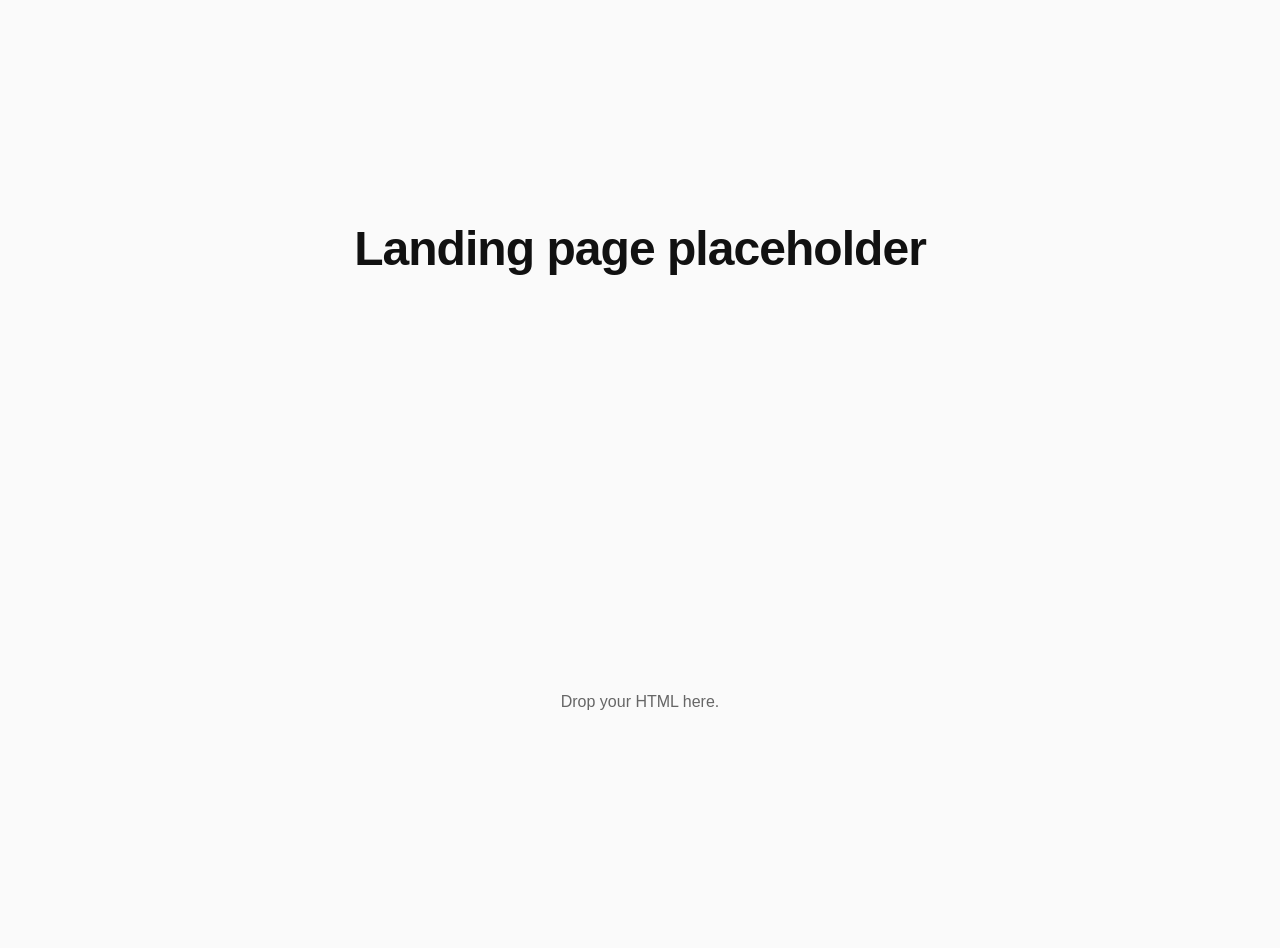
<file: landing/index.html>
<!doctype html>
<html lang="en">
  <head>
    <meta charset="utf-8">
    <meta name="viewport" content="width=device-width, initial-scale=1">
    <title>eastiott — landing</title>
    <link rel="stylesheet" href="assets/styles.css">
  </head>
  <body>
    <!-- Replace this file with the landing-page HTML. Assets under landing/assets/. -->
    <main class="placeholder">
      <h1>Landing page placeholder</h1>
      <p>Drop your HTML here.</p>
    </main>
  </body>
</html>
</file>
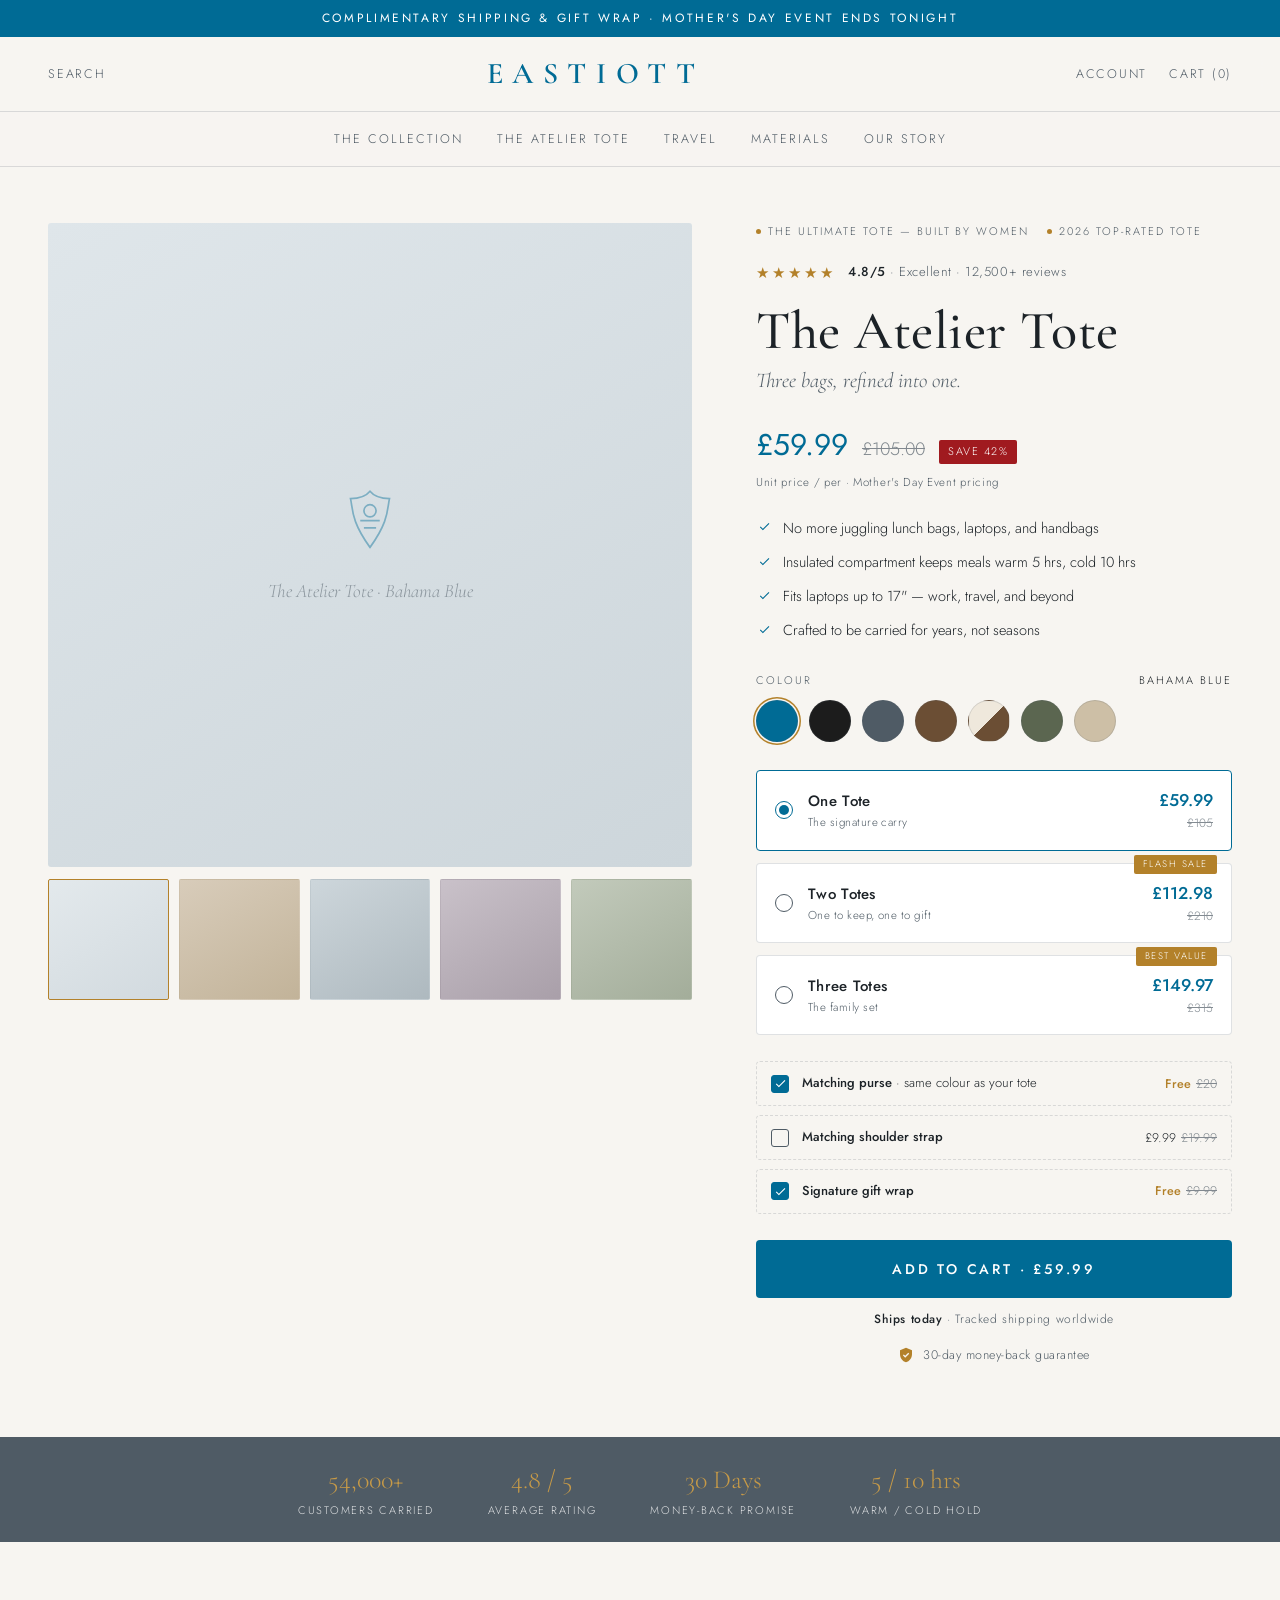
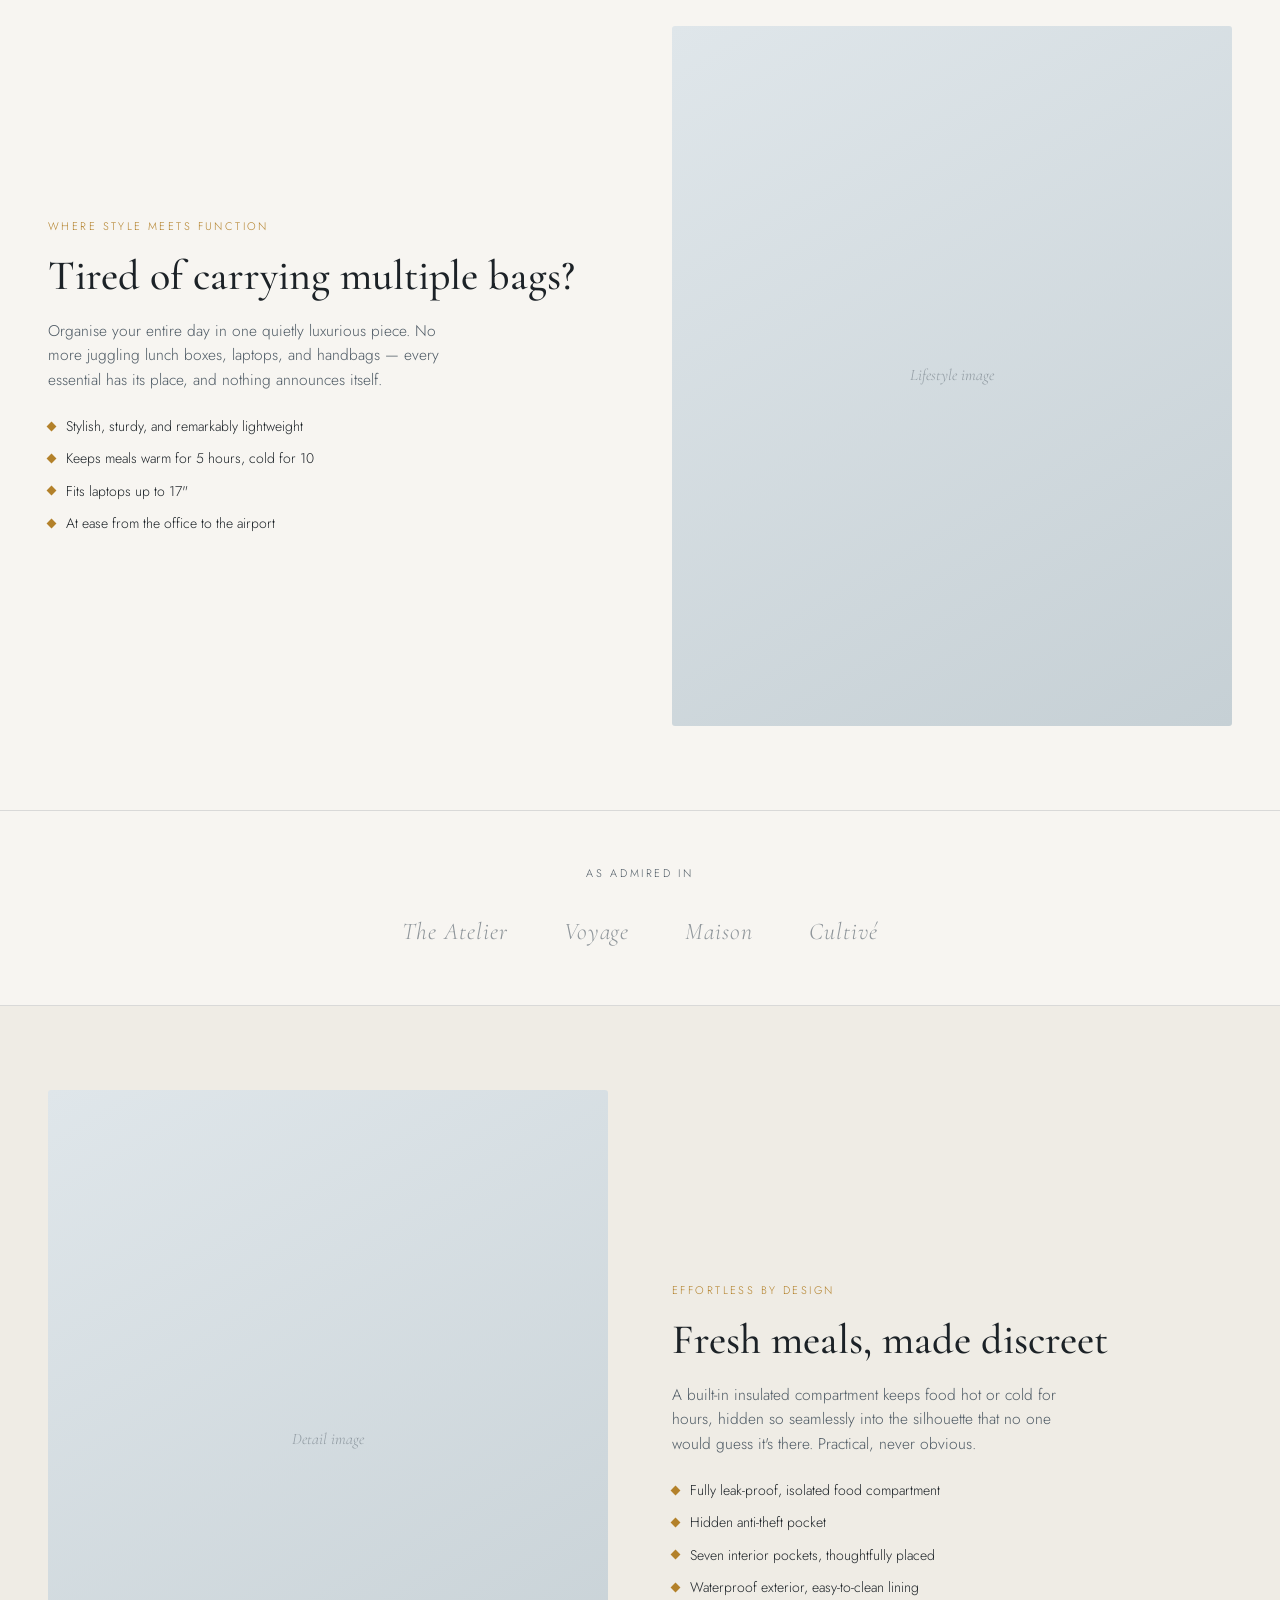
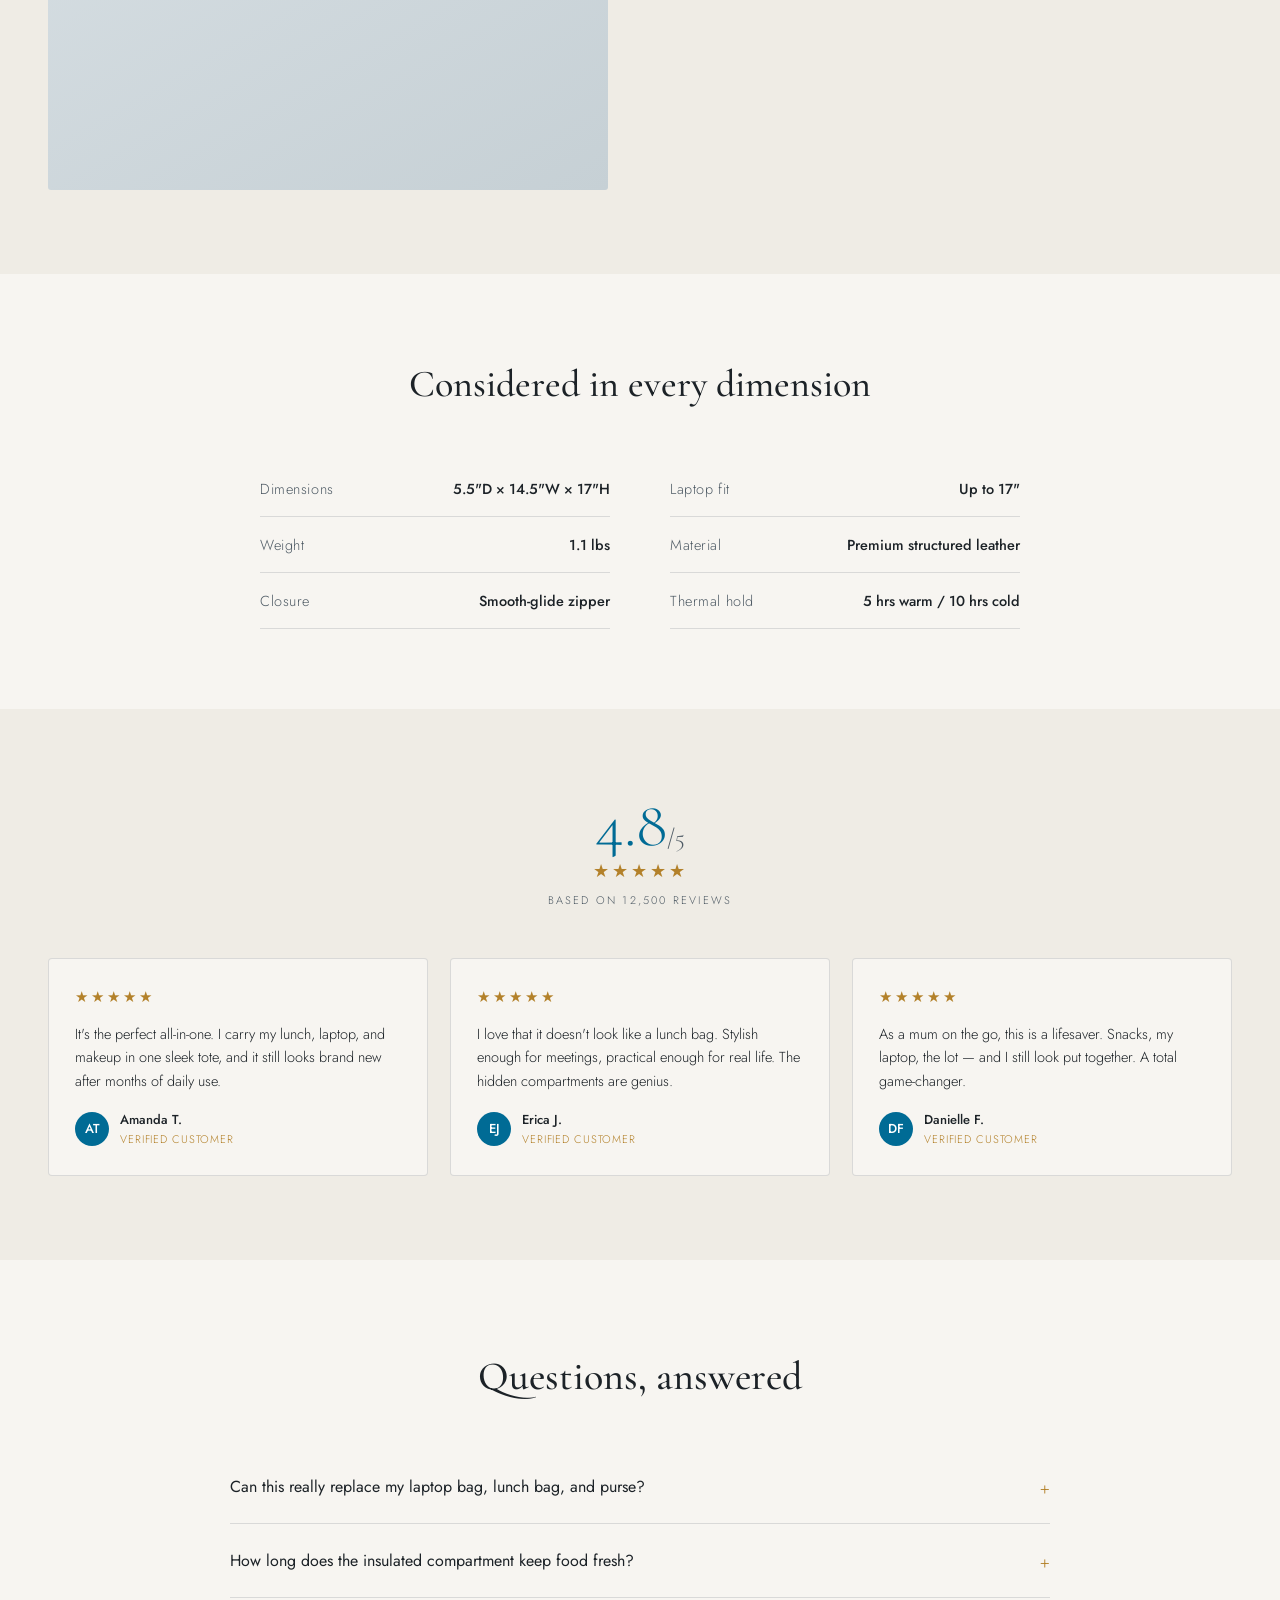
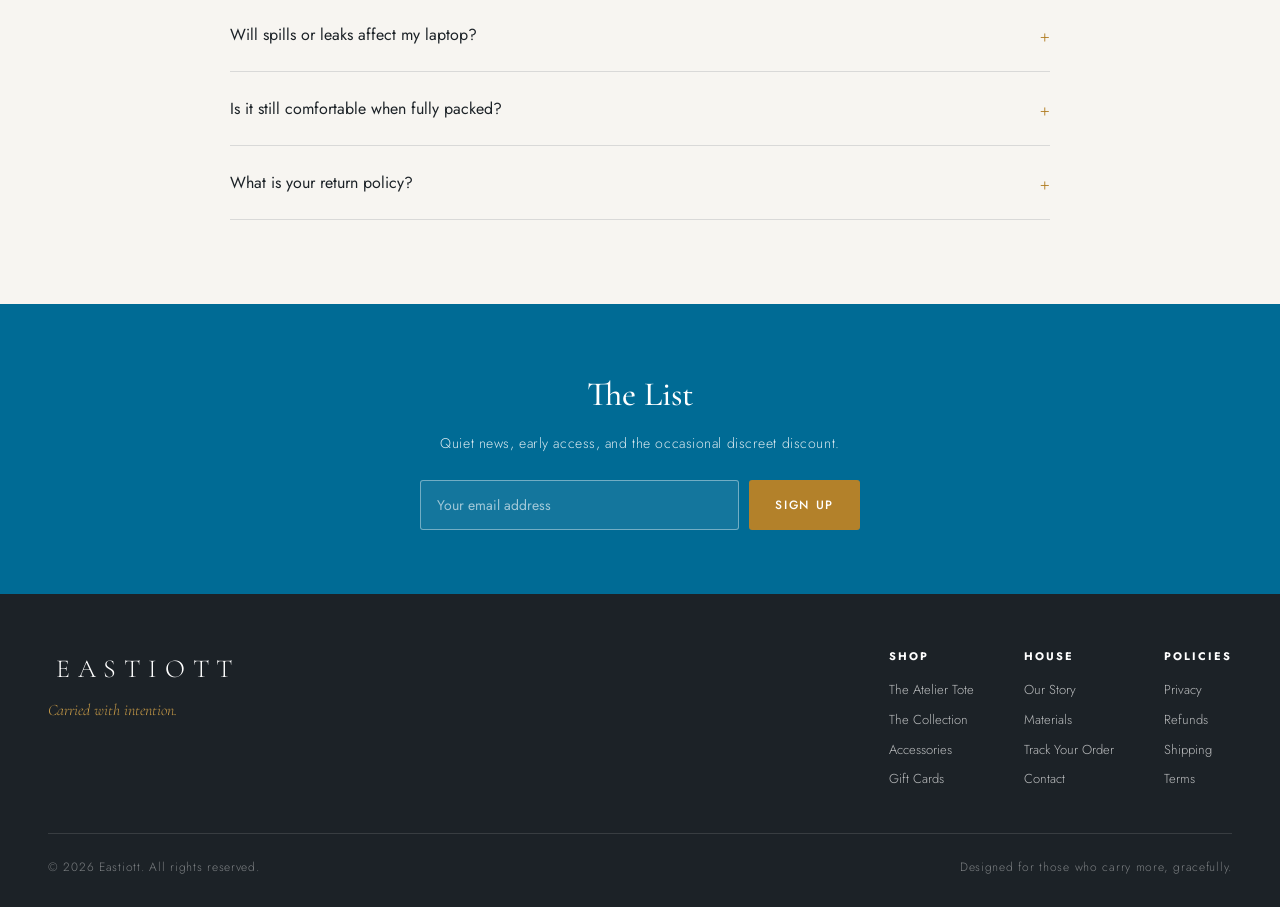
<file: eastiott-tote.html>
<!DOCTYPE html>
<html lang="en">
<head>
<meta charset="UTF-8">
<meta name="viewport" content="width=device-width, initial-scale=1.0">
<title>The Atelier Tote — EASTIOTT</title>
<link rel="preconnect" href="https://fonts.googleapis.com">
<link rel="preconnect" href="https://fonts.gstatic.com" crossorigin>
<link href="https://fonts.googleapis.com/css2?family=Cormorant+Garamond:ital,wght@0,400;0,500;0,600;1,400&family=Jost:wght@300;400;500;600&display=swap" rel="stylesheet">
<style>
  :root{
    --blue:#006B95;        /* Bahama Blue */
    --blue-deep:#00567a;
    --slate:#4F5B65;       /* Trout */
    --gold:#B3812A;        /* Marigold */
    --gold-soft:#c79a47;
    --red:#A01A1F;         /* Tamarillo */
    --paper:#f7f5f1;
    --paper-2:#efece5;
    --ink:#1c2227;
    --line:rgba(79,91,101,.18);
    --serif:'Cormorant Garamond',Georgia,serif;
    --sans:'Jost',-apple-system,sans-serif;
  }
  *{margin:0;padding:0;box-sizing:border-box}
  html{scroll-behavior:smooth}
  body{font-family:var(--sans);color:var(--ink);background:var(--paper);font-weight:300;line-height:1.6;-webkit-font-smoothing:antialiased}
  img{display:block;max-width:100%}
  a{color:inherit;text-decoration:none}
  .wrap{max-width:1240px;margin:0 auto;padding:0 28px}

  /* ---------- announcement ---------- */
  .announce{background:var(--blue);color:#fff;text-align:center;font-size:12px;letter-spacing:.22em;text-transform:uppercase;padding:9px 16px;font-weight:400}

  /* ---------- header ---------- */
  header{position:sticky;top:0;z-index:50;background:rgba(247,245,241,.86);backdrop-filter:blur(14px);border-bottom:1px solid var(--line)}
  .nav{display:flex;align-items:center;justify-content:space-between;height:74px}
  .logo{font-family:var(--serif);font-size:30px;font-weight:600;letter-spacing:.32em;color:var(--blue);text-transform:uppercase;padding-left:.32em}
  .nav-links{display:flex;gap:34px;font-size:12.5px;letter-spacing:.16em;text-transform:uppercase;color:var(--slate)}
  .nav-links a{position:relative;padding:4px 0;transition:color .25s}
  .nav-links a:hover{color:var(--blue)}
  .nav-links a::after{content:"";position:absolute;left:0;bottom:-2px;width:0;height:1px;background:var(--gold);transition:width .3s}
  .nav-links a:hover::after{width:100%}
  .nav-icons{display:flex;gap:22px;font-size:12.5px;letter-spacing:.14em;text-transform:uppercase;color:var(--slate)}
  @media(max-width:880px){.nav-links{display:none}}

  /* ---------- product ---------- */
  .product{display:grid;grid-template-columns:1.15fr .85fr;gap:64px;padding:56px 0 72px}
  @media(max-width:980px){.product{grid-template-columns:1fr;gap:40px}}

  .gallery{position:sticky;top:98px;align-self:start}
  @media(max-width:980px){.gallery{position:static}}
  .hero-img{aspect-ratio:1;border-radius:3px;overflow:hidden;background:linear-gradient(150deg,#dfe6ea,#cdd6db);position:relative;display:flex;align-items:center;justify-content:center}
  .hero-img .ph{font-family:var(--serif);font-style:italic;color:var(--slate);opacity:.55;font-size:19px}
  .hero-img .crest{position:absolute;inset:0;display:flex;align-items:center;justify-content:center;flex-direction:column;gap:14px}
  .crest svg{width:78px;height:78px;opacity:.42}
  .thumbs{display:grid;grid-template-columns:repeat(5,1fr);gap:10px;margin-top:12px}
  .thumb{aspect-ratio:1;border-radius:2px;background:linear-gradient(150deg,#e3e9ec,#d2dadf);cursor:pointer;border:1px solid transparent;transition:border-color .25s}
  .thumb:hover,.thumb.active{border-color:var(--gold)}
  .thumb:nth-child(2){background:linear-gradient(150deg,#d8ccba,#c2b399)}
  .thumb:nth-child(3){background:linear-gradient(150deg,#cdd6db,#aeb9bf)}
  .thumb:nth-child(4){background:linear-gradient(150deg,#c9c1c9,#a99fa9)}
  .thumb:nth-child(5){background:linear-gradient(150deg,#c2cabb,#a3ad9a)}

  /* ---------- buy box ---------- */
  .eyebrow{display:flex;gap:18px;flex-wrap:wrap;font-size:11px;letter-spacing:.18em;text-transform:uppercase;color:var(--slate);margin-bottom:20px}
  .eyebrow span{display:flex;align-items:center;gap:7px}
  .eyebrow .dot{width:5px;height:5px;background:var(--gold);border-radius:50%}
  .stars{color:var(--gold);letter-spacing:3px;font-size:15px}
  .rating-row{display:flex;align-items:center;gap:12px;margin-bottom:18px;font-size:13px;color:var(--slate);letter-spacing:.04em}
  .rating-row b{color:var(--ink);font-weight:500}
  h1.title{font-family:var(--serif);font-size:54px;line-height:1.02;font-weight:500;letter-spacing:.01em;margin-bottom:6px}
  .subtitle{font-family:var(--serif);font-style:italic;font-size:21px;color:var(--slate);margin-bottom:24px}
  .price-row{display:flex;align-items:baseline;gap:14px;margin-bottom:4px}
  .price{font-size:30px;font-weight:400;color:var(--blue)}
  .was{font-size:18px;color:var(--slate);text-decoration:line-through;opacity:.7}
  .save{font-size:11px;letter-spacing:.14em;text-transform:uppercase;color:#fff;background:var(--red);padding:3px 9px;border-radius:2px}
  .unit{font-size:11.5px;color:var(--slate);letter-spacing:.06em;margin-bottom:24px}

  .bullets{list-style:none;margin:0 0 30px;display:grid;gap:11px}
  .bullets li{display:flex;gap:11px;font-size:14.5px;color:var(--ink);align-items:flex-start}
  .bullets li::before{content:"";width:16px;height:16px;flex:0 0 16px;margin-top:3px;border-radius:50%;background:var(--blue);
    -webkit-mask:url("data:image/svg+xml,%3Csvg xmlns='http://www.w3.org/2000/svg' viewBox='0 0 24 24'%3E%3Cpath fill='white' d='M9 16.2 4.8 12l-1.4 1.4L9 19 21 7l-1.4-1.4z'/%3E%3C/svg%3E") center/13px no-repeat;
    mask:url("data:image/svg+xml,%3Csvg xmlns='http://www.w3.org/2000/svg' viewBox='0 0 24 24'%3E%3Cpath fill='white' d='M9 16.2 4.8 12l-1.4 1.4L9 19 21 7l-1.4-1.4z'/%3E%3C/svg%3E") center/13px no-repeat}

  .label{font-size:11px;letter-spacing:.18em;text-transform:uppercase;color:var(--slate);margin-bottom:11px;display:flex;justify-content:space-between}
  .label .pick{color:var(--ink)}
  .swatches{display:flex;gap:11px;flex-wrap:wrap;margin-bottom:28px}
  .sw{width:42px;height:42px;border-radius:50%;cursor:pointer;border:1px solid var(--line);position:relative;transition:transform .2s}
  .sw:hover{transform:scale(1.07)}
  .sw.on{box-shadow:0 0 0 1.5px var(--paper),0 0 0 3px var(--gold)}
  .sw[data-c=black]{background:#1c1c1c}
  .sw[data-c=brown]{background:#6b4e34}
  .sw[data-c=wb]{background:linear-gradient(135deg,#efe8dc 50%,#6b4e34 50%)}
  .sw[data-c=blue]{background:var(--blue)}
  .sw[data-c=slate]{background:var(--slate)}
  .sw[data-c=green]{background:#5b6650}
  .sw[data-c=beige]{background:#cdbfa6}

  /* bundle tiers */
  .tiers{display:grid;gap:12px;margin-bottom:26px}
  .tier{border:1px solid var(--line);border-radius:4px;padding:16px 18px;cursor:pointer;display:flex;align-items:center;gap:15px;transition:border-color .25s,background .25s;position:relative;background:#fff}
  .tier:hover{border-color:var(--gold-soft)}
  .tier.on{border-color:var(--blue);background:#fff}
  .tier .radio{width:18px;height:18px;border-radius:50%;border:1.5px solid var(--slate);flex:0 0 18px;position:relative;transition:border-color .2s}
  .tier.on .radio{border-color:var(--blue)}
  .tier.on .radio::after{content:"";position:absolute;inset:3px;border-radius:50%;background:var(--blue)}
  .tier .ti{flex:1}
  .tier .tname{font-size:15px;font-weight:500;letter-spacing:.02em}
  .tier .tsub{font-size:11.5px;color:var(--slate);letter-spacing:.04em}
  .tier .tprice{text-align:right}
  .tier .tprice b{font-size:17px;font-weight:500;color:var(--blue)}
  .tier .tprice s{display:block;font-size:12px;color:var(--slate);opacity:.7}
  .tier .flag{position:absolute;top:-9px;right:14px;font-size:9.5px;letter-spacing:.16em;text-transform:uppercase;background:var(--gold);color:#fff;padding:2px 9px;border-radius:2px}

  /* add-ons */
  .addons{display:grid;gap:9px;margin-bottom:26px}
  .addon{display:flex;align-items:center;gap:13px;border:1px dashed var(--line);border-radius:4px;padding:11px 14px;font-size:13px}
  .addon .ck{width:18px;height:18px;border-radius:3px;border:1.5px solid var(--slate);flex:0 0 18px;cursor:pointer;transition:.2s;position:relative}
  .addon.on .ck{background:var(--blue);border-color:var(--blue)}
  .addon.on .ck::after{content:"";position:absolute;inset:0;
    -webkit-mask:url("data:image/svg+xml,%3Csvg xmlns='http://www.w3.org/2000/svg' viewBox='0 0 24 24'%3E%3Cpath fill='white' d='M9 16.2 4.8 12l-1.4 1.4L9 19 21 7l-1.4-1.4z'/%3E%3C/svg%3E") center/13px no-repeat;mask:url("data:image/svg+xml,%3Csvg xmlns='http://www.w3.org/2000/svg' viewBox='0 0 24 24'%3E%3Cpath fill='white' d='M9 16.2 4.8 12l-1.4 1.4L9 19 21 7l-1.4-1.4z'/%3E%3C/svg%3E") center/13px no-repeat;background:#fff}
  .addon .an{flex:1}.addon .an b{font-weight:500}
  .addon .ap{font-size:12.5px}.addon .ap .free{color:var(--gold);font-weight:500}.addon .ap s{color:var(--slate);opacity:.7;margin-left:5px}

  .cta{width:100%;border:none;background:var(--blue);color:#fff;font-family:var(--sans);font-size:14px;letter-spacing:.2em;text-transform:uppercase;font-weight:500;padding:19px;border-radius:4px;cursor:pointer;transition:background .25s,transform .15s}
  .cta:hover{background:var(--blue-deep)}
  .cta:active{transform:scale(.99)}
  .ship-note{text-align:center;font-size:12px;color:var(--slate);letter-spacing:.05em;margin-top:12px}
  .ship-note b{color:var(--ink);font-weight:500}
  .guarantee{display:flex;align-items:center;justify-content:center;gap:9px;margin-top:16px;font-size:12.5px;color:var(--slate);letter-spacing:.04em}
  .guarantee svg{width:16px;height:16px;fill:var(--gold)}

  /* ---------- trust strip ---------- */
  .trust{background:var(--slate);color:#fff;padding:22px 0}
  .trust .wrap{display:flex;justify-content:center;gap:54px;flex-wrap:wrap;text-align:center}
  .trust .ti{display:flex;flex-direction:column;gap:2px}
  .trust .tn{font-family:var(--serif);font-size:26px;color:var(--gold-soft)}
  .trust .tl{font-size:11px;letter-spacing:.16em;text-transform:uppercase;opacity:.82}

  /* ---------- editorial sections ---------- */
  section.feature{padding:84px 0}
  .feature.alt{background:var(--paper-2)}
  .feat-grid{display:grid;grid-template-columns:1fr 1fr;gap:64px;align-items:center}
  .feat-grid.rev .ftext{order:2}
  @media(max-width:880px){.feat-grid,.feat-grid.rev{grid-template-columns:1fr;gap:34px}.feat-grid.rev .ftext{order:0}}
  .fimg{aspect-ratio:4/5;border-radius:3px;background:linear-gradient(150deg,#dfe6ea,#c6d0d5);display:flex;align-items:center;justify-content:center;font-family:var(--serif);font-style:italic;color:var(--slate);opacity:1}
  .fimg span{opacity:.5}
  .fkicker{font-size:11px;letter-spacing:.22em;text-transform:uppercase;color:var(--gold);margin-bottom:18px}
  .feat-grid h2{font-family:var(--serif);font-size:42px;line-height:1.08;font-weight:500;margin-bottom:20px}
  .feat-grid p{font-size:15.5px;color:var(--slate);max-width:46ch;margin-bottom:14px}
  .mini{list-style:none;display:grid;gap:10px;margin-top:22px}
  .mini li{display:flex;gap:11px;font-size:14px;align-items:center}
  .mini li::before{content:"";width:7px;height:7px;background:var(--gold);transform:rotate(45deg);flex:0 0 7px}

  /* ---------- featured on ---------- */
  .featured-on{padding:54px 0;text-align:center;border-top:1px solid var(--line);border-bottom:1px solid var(--line)}
  .featured-on .ft-label{font-size:11px;letter-spacing:.24em;text-transform:uppercase;color:var(--slate);margin-bottom:30px}
  .logos{display:flex;justify-content:center;align-items:center;gap:56px;flex-wrap:wrap;font-family:var(--serif);font-size:24px;color:var(--slate);opacity:.62;letter-spacing:.04em}
  .logos span{font-style:italic}

  /* ---------- specs ---------- */
  .specs{padding:80px 0}
  .specs h2{font-family:var(--serif);font-size:38px;text-align:center;margin-bottom:46px;font-weight:500}
  .spec-grid{display:grid;grid-template-columns:repeat(2,1fr);gap:0 60px;max-width:760px;margin:0 auto}
  @media(max-width:680px){.spec-grid{grid-template-columns:1fr}}
  .spec{display:flex;justify-content:space-between;padding:16px 0;border-bottom:1px solid var(--line);font-size:14.5px}
  .spec .sk{color:var(--slate);letter-spacing:.04em}
  .spec .sv{font-weight:500;text-align:right}

  /* ---------- reviews ---------- */
  .reviews{padding:84px 0;background:var(--paper-2)}
  .rev-head{text-align:center;margin-bottom:48px}
  .rev-head .big{font-family:var(--serif);font-size:64px;color:var(--blue);line-height:1}
  .rev-head .big small{font-size:24px;color:var(--slate)}
  .rev-head .lbl{font-size:11px;letter-spacing:.2em;text-transform:uppercase;color:var(--slate);margin-top:6px}
  .rev-grid{display:grid;grid-template-columns:repeat(3,1fr);gap:22px}
  @media(max-width:880px){.rev-grid{grid-template-columns:1fr}}
  .card{background:var(--paper);border:1px solid var(--line);border-radius:4px;padding:26px}
  .card .stars{margin-bottom:13px}
  .card p{font-size:14.5px;color:var(--ink);margin-bottom:18px;line-height:1.62}
  .card .who{display:flex;align-items:center;gap:11px}
  .card .av{width:34px;height:34px;border-radius:50%;background:var(--blue);color:#fff;display:flex;align-items:center;justify-content:center;font-size:13px;font-weight:500}
  .card .wn{font-size:13px;font-weight:500}
  .card .wv{font-size:11px;color:var(--gold);letter-spacing:.08em;text-transform:uppercase}

  /* ---------- faq ---------- */
  .faq{padding:84px 0;max-width:820px;margin:0 auto}
  .faq h2{font-family:var(--serif);font-size:40px;text-align:center;margin-bottom:42px;font-weight:500}
  .q{border-bottom:1px solid var(--line)}
  .q button{width:100%;background:none;border:none;text-align:left;padding:22px 0;font-family:var(--sans);font-size:16px;color:var(--ink);cursor:pointer;display:flex;justify-content:space-between;align-items:center;gap:20px;font-weight:400}
  .q .ic{font-family:var(--serif);font-size:24px;color:var(--gold);transition:transform .3s;flex:0 0 auto}
  .q.open .ic{transform:rotate(45deg)}
  .q .a{max-height:0;overflow:hidden;transition:max-height .35s ease;color:var(--slate);font-size:14.5px}
  .q .a p{padding-bottom:22px;max-width:64ch}

  /* ---------- newsletter / footer ---------- */
  .news{background:var(--blue);color:#fff;text-align:center;padding:64px 24px}
  .news h3{font-family:var(--serif);font-size:34px;font-weight:500;margin-bottom:10px}
  .news p{opacity:.85;font-size:14px;letter-spacing:.04em;margin-bottom:26px}
  .news form{display:flex;gap:10px;max-width:440px;margin:0 auto}
  .news input{flex:1;padding:14px 16px;border:1px solid rgba(255,255,255,.4);background:rgba(255,255,255,.08);color:#fff;border-radius:3px;font-family:var(--sans);font-size:14px}
  .news input::placeholder{color:rgba(255,255,255,.6)}
  .news button{background:var(--gold);color:#fff;border:none;padding:14px 26px;border-radius:3px;font-family:var(--sans);letter-spacing:.14em;text-transform:uppercase;font-size:12px;font-weight:500;cursor:pointer;transition:background .2s}
  .news button:hover{background:var(--gold-soft)}

  footer{background:var(--ink);color:rgba(255,255,255,.7);padding:54px 0 30px}
  .foot-top{display:flex;justify-content:space-between;flex-wrap:wrap;gap:40px;padding-bottom:34px;border-bottom:1px solid rgba(255,255,255,.12)}
  .foot-logo{font-family:var(--serif);font-size:26px;letter-spacing:.3em;color:#fff;text-transform:uppercase;padding-left:.3em}
  .foot-tag{font-family:var(--serif);font-style:italic;color:var(--gold-soft);font-size:16px;margin-top:8px}
  .foot-links{display:flex;gap:50px;flex-wrap:wrap}
  .foot-col h4{font-size:11px;letter-spacing:.18em;text-transform:uppercase;color:#fff;margin-bottom:14px}
  .foot-col a{display:block;font-size:13px;margin-bottom:9px;transition:color .2s}
  .foot-col a:hover{color:var(--gold-soft)}
  .foot-bottom{padding-top:24px;font-size:12px;letter-spacing:.06em;display:flex;justify-content:space-between;flex-wrap:wrap;gap:12px;opacity:.6}

  .reveal{opacity:0;transform:translateY(22px);transition:opacity .7s ease,transform .7s ease}
  .reveal.in{opacity:1;transform:none}
</style>
</head>
<body>

<div class="announce">Complimentary shipping & gift wrap · Mother's Day Event ends tonight</div>

<header>
  <div class="wrap nav">
    <div class="nav-icons"><a href="#">Search</a></div>
    <div class="logo">Eastiott</div>
    <div class="nav-icons"><a href="#">Account</a><a href="#">Cart (0)</a></div>
  </div>
</header>
<div style="background:rgba(247,245,241,.86);border-bottom:1px solid var(--line)">
  <div class="wrap" style="display:flex;justify-content:center;gap:34px;padding:13px 0;font-size:12.5px;letter-spacing:.16em;text-transform:uppercase;color:var(--slate)">
    <div class="nav-links" style="display:flex">
      <a href="#">The Collection</a><a href="#">The Atelier Tote</a><a href="#">Travel</a><a href="#">Materials</a><a href="#">Our Story</a>
    </div>
  </div>
</div>

<main class="wrap">
  <div class="product">
    <!-- gallery -->
    <div class="gallery">
      <div class="hero-img">
        <div class="crest">
          <svg viewBox="0 0 64 64" fill="none" stroke="var(--blue)" stroke-width="1.4">
            <path d="M32 6c4 5 10 6 16 6-2 8 0 18-16 40C16 30 18 20 16 12c6 0 12-1 16-6Z"/>
            <circle cx="32" cy="22" r="5"/><path d="M24 30h16M27 36h10"/>
          </svg>
          <span class="ph">The Atelier Tote · Bahama Blue</span>
        </div>
      </div>
      <div class="thumbs">
        <div class="thumb active"></div><div class="thumb"></div><div class="thumb"></div><div class="thumb"></div><div class="thumb"></div>
      </div>
    </div>

    <!-- buy box -->
    <div class="buybox">
      <div class="eyebrow">
        <span><i class="dot"></i> The Ultimate Tote — Built By Women</span>
        <span><i class="dot"></i> 2026 Top-Rated Tote</span>
      </div>
      <div class="rating-row"><span class="stars">★★★★★</span><span><b>4.8/5</b> · Excellent · 12,500+ reviews</span></div>

      <h1 class="title">The Atelier Tote</h1>
      <div class="subtitle">Three bags, refined into one.</div>

      <div class="price-row">
        <span class="price">£59.99</span>
        <span class="was">£105.00</span>
        <span class="save">Save 42%</span>
      </div>
      <div class="unit">Unit price / per · Mother's Day Event pricing</div>

      <ul class="bullets">
        <li>No more juggling lunch bags, laptops, and handbags</li>
        <li>Insulated compartment keeps meals warm 5 hrs, cold 10 hrs</li>
        <li>Fits laptops up to 17" — work, travel, and beyond</li>
        <li>Crafted to be carried for years, not seasons</li>
      </ul>

      <div class="label"><span>Colour</span><span class="pick" id="colorName">Bahama Blue</span></div>
      <div class="swatches" id="swatches">
        <div class="sw on" data-c="blue" data-name="Bahama Blue"></div>
        <div class="sw" data-c="black" data-name="Classic Black"></div>
        <div class="sw" data-c="slate" data-name="Stormcloud Slate"></div>
        <div class="sw" data-c="brown" data-name="Saddle Brown"></div>
        <div class="sw" data-c="wb" data-name="Ivory / Saddle"></div>
        <div class="sw" data-c="green" data-name="Cedar Green"></div>
        <div class="sw" data-c="beige" data-name="Champagne"></div>
      </div>

      <div class="tiers" id="tiers">
        <div class="tier on" data-i="0">
          <div class="radio"></div>
          <div class="ti"><div class="tname">One Tote</div><div class="tsub">The signature carry</div></div>
          <div class="tprice"><b>£59.99</b><s>£105</s></div>
        </div>
        <div class="tier" data-i="1">
          <span class="flag">Flash Sale</span>
          <div class="radio"></div>
          <div class="ti"><div class="tname">Two Totes</div><div class="tsub">One to keep, one to gift</div></div>
          <div class="tprice"><b>£112.98</b><s>£210</s></div>
        </div>
        <div class="tier" data-i="2">
          <span class="flag">Best Value</span>
          <div class="radio"></div>
          <div class="ti"><div class="tname">Three Totes</div><div class="tsub">The family set</div></div>
          <div class="tprice"><b>£149.97</b><s>£315</s></div>
        </div>
      </div>

      <div class="addons" id="addons">
        <div class="addon on"><div class="ck"></div><div class="an"><b>Matching purse</b> · same colour as your tote</div><div class="ap"><span class="free">Free</span><s>£20</s></div></div>
        <div class="addon"><div class="ck"></div><div class="an"><b>Matching shoulder strap</b></div><div class="ap">£9.99<s>£19.99</s></div></div>
        <div class="addon on"><div class="ck"></div><div class="an"><b>Signature gift wrap</b></div><div class="ap"><span class="free">Free</span><s>£9.99</s></div></div>
      </div>

      <button class="cta">Add to Cart · <span id="ctaPrice">£59.99</span></button>
      <div class="ship-note"><b>Ships today</b> · Tracked shipping worldwide</div>
      <div class="guarantee">
        <svg viewBox="0 0 24 24"><path d="M12 1 3 5v6c0 5.5 3.8 10.7 9 12 5.2-1.3 9-6.5 9-12V5l-9-4Zm-1.2 15-3.5-3.5 1.4-1.4 2.1 2.1 4.6-4.6 1.4 1.4-6 6Z"/></svg>
        30-day money-back guarantee
      </div>
    </div>
  </div>
</main>

<!-- trust strip -->
<div class="trust">
  <div class="wrap">
    <div class="ti"><div class="tn">54,000+</div><div class="tl">Customers Carried</div></div>
    <div class="ti"><div class="tn">4.8 / 5</div><div class="tl">Average Rating</div></div>
    <div class="ti"><div class="tn">30 Days</div><div class="tl">Money-Back Promise</div></div>
    <div class="ti"><div class="tn">5 / 10 hrs</div><div class="tl">Warm / Cold Hold</div></div>
  </div>
</div>

<!-- feature 1 -->
<section class="feature">
  <div class="wrap feat-grid reveal">
    <div class="ftext">
      <div class="fkicker">Where style meets function</div>
      <h2>Tired of carrying multiple bags?</h2>
      <p>Organise your entire day in one quietly luxurious piece. No more juggling lunch boxes, laptops, and handbags — every essential has its place, and nothing announces itself.</p>
      <ul class="mini">
        <li>Stylish, sturdy, and remarkably lightweight</li>
        <li>Keeps meals warm for 5 hours, cold for 10</li>
        <li>Fits laptops up to 17"</li>
        <li>At ease from the office to the airport</li>
      </ul>
    </div>
    <div class="fimg"><span>Lifestyle image</span></div>
  </div>
</section>

<!-- featured on -->
<div class="featured-on">
  <div class="ft-label">As admired in</div>
  <div class="logos"><span>The Atelier</span><span>Voyage</span><span>Maison</span><span>Cultivé</span></div>
</div>

<!-- feature 2 -->
<section class="feature alt">
  <div class="wrap feat-grid rev reveal">
    <div class="ftext">
      <div class="fkicker">Effortless by design</div>
      <h2>Fresh meals, made discreet</h2>
      <p>A built-in insulated compartment keeps food hot or cold for hours, hidden so seamlessly into the silhouette that no one would guess it's there. Practical, never obvious.</p>
      <ul class="mini">
        <li>Fully leak-proof, isolated food compartment</li>
        <li>Hidden anti-theft pocket</li>
        <li>Seven interior pockets, thoughtfully placed</li>
        <li>Waterproof exterior, easy-to-clean lining</li>
      </ul>
    </div>
    <div class="fimg"><span>Detail image</span></div>
  </div>
</section>

<!-- specs -->
<section class="specs">
  <div class="wrap">
    <h2>Considered in every dimension</h2>
    <div class="spec-grid">
      <div class="spec"><span class="sk">Dimensions</span><span class="sv">5.5"D × 14.5"W × 17"H</span></div>
      <div class="spec"><span class="sk">Laptop fit</span><span class="sv">Up to 17"</span></div>
      <div class="spec"><span class="sk">Weight</span><span class="sv">1.1 lbs</span></div>
      <div class="spec"><span class="sk">Material</span><span class="sv">Premium structured leather</span></div>
      <div class="spec"><span class="sk">Closure</span><span class="sv">Smooth-glide zipper</span></div>
      <div class="spec"><span class="sk">Thermal hold</span><span class="sv">5 hrs warm / 10 hrs cold</span></div>
    </div>
  </div>
</section>

<!-- reviews -->
<section class="reviews">
  <div class="wrap">
    <div class="rev-head">
      <div class="big">4.8<small>/5</small></div>
      <div class="stars" style="font-size:18px">★★★★★</div>
      <div class="lbl">Based on 12,500 reviews</div>
    </div>
    <div class="rev-grid">
      <div class="card">
        <div class="stars">★★★★★</div>
        <p>It's the perfect all-in-one. I carry my lunch, laptop, and makeup in one sleek tote, and it still looks brand new after months of daily use.</p>
        <div class="who"><div class="av">AT</div><div><div class="wn">Amanda T.</div><div class="wv">Verified Customer</div></div></div>
      </div>
      <div class="card">
        <div class="stars">★★★★★</div>
        <p>I love that it doesn't look like a lunch bag. Stylish enough for meetings, practical enough for real life. The hidden compartments are genius.</p>
        <div class="who"><div class="av">EJ</div><div><div class="wn">Erica J.</div><div class="wv">Verified Customer</div></div></div>
      </div>
      <div class="card">
        <div class="stars">★★★★★</div>
        <p>As a mum on the go, this is a lifesaver. Snacks, my laptop, the lot — and I still look put together. A total game-changer.</p>
        <div class="who"><div class="av">DF</div><div><div class="wn">Danielle F.</div><div class="wv">Verified Customer</div></div></div>
      </div>
    </div>
  </div>
</section>

<!-- faq -->
<section class="faq">
  <h2>Questions, answered</h2>
  <div class="q"><button>Can this really replace my laptop bag, lunch bag, and purse?<span class="ic">+</span></button><div class="a"><p>Yes — that's exactly what it's designed to do. A padded laptop compartment, a removable insulated lunch section, and multiple organised pockets mean one bag does the work of three.</p></div></div>
  <div class="q"><button>How long does the insulated compartment keep food fresh?<span class="ic">+</span></button><div class="a"><p>It keeps food hot or cold for hours — up to 5 hours warm and 10 hours chilled. Add an ice pack for extended freshness.</p></div></div>
  <div class="q"><button>Will spills or leaks affect my laptop?<span class="ic">+</span></button><div class="a"><p>No. The lunch section is fully leak-proof and isolated, so spills are contained and never reach your electronics or valuables.</p></div></div>
  <div class="q"><button>Is it still comfortable when fully packed?<span class="ic">+</span></button><div class="a"><p>Absolutely. The padded shoulder straps distribute weight evenly, keeping it comfortable to carry all day, even when full.</p></div></div>
  <div class="q"><button>What is your return policy?<span class="ic">+</span></button><div class="a"><p>We offer a 30-day money-back guarantee. If you're not completely satisfied, reach out and we'll arrange a smooth return.</p></div></div>
</section>

<!-- newsletter -->
<div class="news">
  <h3>The List</h3>
  <p>Quiet news, early access, and the occasional discreet discount.</p>
  <form onsubmit="return false">
    <input type="email" placeholder="Your email address">
    <button>Sign Up</button>
  </form>
</div>

<footer>
  <div class="wrap">
    <div class="foot-top">
      <div>
        <div class="foot-logo">Eastiott</div>
        <div class="foot-tag">Carried with intention.</div>
      </div>
      <div class="foot-links">
        <div class="foot-col"><h4>Shop</h4><a href="#">The Atelier Tote</a><a href="#">The Collection</a><a href="#">Accessories</a><a href="#">Gift Cards</a></div>
        <div class="foot-col"><h4>House</h4><a href="#">Our Story</a><a href="#">Materials</a><a href="#">Track Your Order</a><a href="#">Contact</a></div>
        <div class="foot-col"><h4>Policies</h4><a href="#">Privacy</a><a href="#">Refunds</a><a href="#">Shipping</a><a href="#">Terms</a></div>
      </div>
    </div>
    <div class="foot-bottom"><span>© 2026 Eastiott. All rights reserved.</span><span>Designed for those who carry more, gracefully.</span></div>
  </div>
</footer>

<script>
  // color swatches
  const swatches=document.querySelectorAll('.sw'),colorName=document.getElementById('colorName');
  swatches.forEach(s=>s.addEventListener('click',()=>{swatches.forEach(x=>x.classList.remove('on'));s.classList.add('on');colorName.textContent=s.dataset.name}));

  // bundle tiers
  const tiers=document.querySelectorAll('.tier'),ctaPrice=document.getElementById('ctaPrice');
  const prices=['£59.99','£112.98','£149.97'];
  tiers.forEach(t=>t.addEventListener('click',()=>{tiers.forEach(x=>x.classList.remove('on'));t.classList.add('on');ctaPrice.textContent=prices[t.dataset.i]}));

  // addons
  document.querySelectorAll('.addon').forEach(a=>a.querySelector('.ck').addEventListener('click',()=>a.classList.toggle('on')));

  // thumbs
  document.querySelectorAll('.thumb').forEach(t=>t.addEventListener('click',()=>{document.querySelectorAll('.thumb').forEach(x=>x.classList.remove('active'));t.classList.add('active')}));

  // faq
  document.querySelectorAll('.q button').forEach(b=>b.addEventListener('click',()=>{
    const q=b.parentElement,a=q.querySelector('.a'),open=q.classList.contains('open');
    document.querySelectorAll('.q').forEach(x=>{x.classList.remove('open');x.querySelector('.a').style.maxHeight=null});
    if(!open){q.classList.add('open');a.style.maxHeight=a.scrollHeight+'px'}
  }));

  // reveal on scroll
  const io=new IntersectionObserver(es=>es.forEach(e=>{if(e.isIntersecting)e.target.classList.add('in')}),{threshold:.15});
  document.querySelectorAll('.reveal').forEach(el=>io.observe(el));
</script>
</body>
</html>
</file>
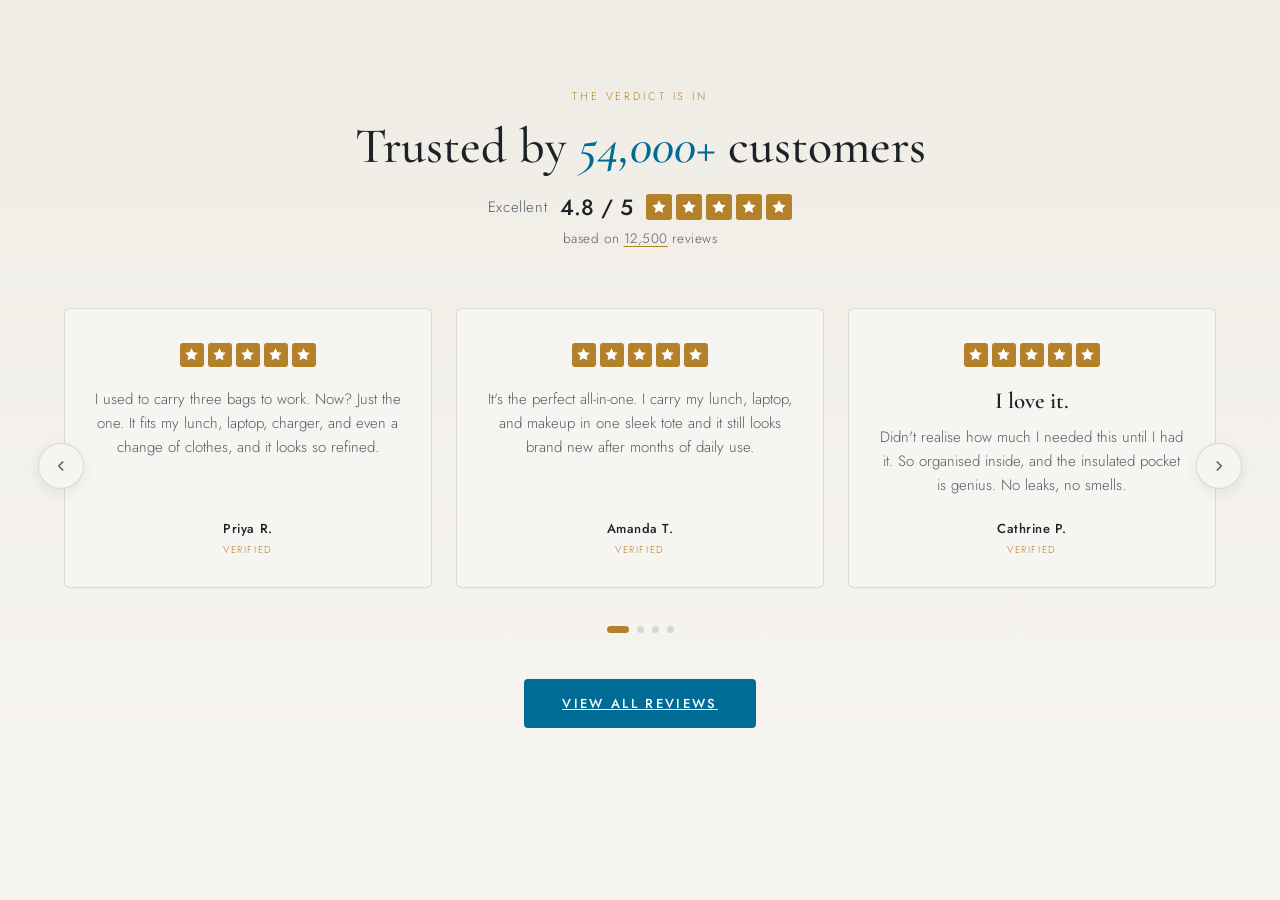
<file: eastiott-trusted-section.html>
<!DOCTYPE html>
<html lang="en">
<head>
<meta charset="UTF-8">
<meta name="viewport" content="width=device-width, initial-scale=1.0">
<title>Eastiott — Trusted By Section</title>
<link rel="preconnect" href="https://fonts.googleapis.com">
<link rel="preconnect" href="https://fonts.gstatic.com" crossorigin>
<link href="https://fonts.googleapis.com/css2?family=Cormorant+Garamond:ital,wght@0,400;0,500;0,600;1,500&family=Jost:wght@300;400;500&display=swap" rel="stylesheet">
<style>
  :root{
    --blue:#006B95;--blue-deep:#00567a;--slate:#4F5B65;--gold:#B3812A;--gold-soft:#c79a47;
    --paper:#f7f5f1;--paper-2:#efece5;--ink:#1c2227;--line:rgba(79,91,101,.18);
    --serif:'Cormorant Garamond',Georgia,serif;--sans:'Jost',sans-serif;
  }
  *{margin:0;padding:0;box-sizing:border-box}
  body{font-family:var(--sans);background:var(--paper);color:var(--ink);font-weight:300;-webkit-font-smoothing:antialiased}
  .wrap{max-width:1240px;margin:0 auto;padding:0 28px}

  .trusted{padding:88px 0 96px;background:linear-gradient(180deg,var(--paper-2),var(--paper));text-align:center;position:relative}
  .kicker{font-size:11px;letter-spacing:.26em;text-transform:uppercase;color:var(--gold);margin-bottom:16px}
  .trusted h2{font-family:var(--serif);font-size:50px;line-height:1.05;font-weight:500;margin-bottom:18px}
  .trusted h2 em{font-style:italic;color:var(--blue)}
  .score{display:flex;align-items:center;justify-content:center;gap:13px;flex-wrap:wrap;margin-bottom:6px}
  .score .word{font-size:15px;letter-spacing:.04em;color:var(--slate)}
  .score .num{font-size:22px;font-weight:500;color:var(--ink)}
  .score .stars{display:inline-flex;gap:4px}
  .score .stars i{width:26px;height:26px;background:var(--gold);display:inline-flex;align-items:center;justify-content:center;border-radius:3px}
  .score .stars i svg{width:16px;height:16px;fill:#fff}
  .based{font-size:13.5px;color:var(--slate);letter-spacing:.04em;margin-bottom:52px}
  .based u{text-decoration-color:var(--gold);text-underline-offset:3px}

  /* carousel */
  .carousel{position:relative;max-width:1160px;margin:0 auto}
  .track-mask{overflow:hidden;padding:8px 4px}
  .track{display:flex;gap:24px;transition:transform .5s cubic-bezier(.4,0,.2,1)}
  .rcard{flex:0 0 calc((100% - 48px)/3);background:var(--paper);border:1px solid var(--line);border-radius:6px;padding:34px 30px 30px;display:flex;flex-direction:column;align-items:center;text-align:center;box-shadow:0 1px 0 rgba(0,0,0,.02)}
  @media(max-width:900px){.rcard{flex:0 0 calc((100% - 24px)/2)}}
  @media(max-width:600px){.rcard{flex:0 0 100%}}
  .rcard .stars{display:inline-flex;gap:4px;margin-bottom:20px}
  .rcard .stars i{width:24px;height:24px;background:var(--gold);display:inline-flex;align-items:center;justify-content:center;border-radius:3px}
  .rcard .stars i svg{width:15px;height:15px;fill:#fff}
  .rcard .rt{font-family:var(--serif);font-size:23px;font-weight:600;margin-bottom:10px;color:var(--ink)}
  .rcard p{font-size:15px;line-height:1.62;color:var(--slate);flex:1;margin-bottom:22px}
  .rcard .who{font-size:13px;letter-spacing:.04em;color:var(--ink);font-weight:500}
  .rcard .vf{font-size:10px;letter-spacing:.16em;text-transform:uppercase;color:var(--gold);margin-top:4px}

  .arrow{position:absolute;top:50%;transform:translateY(-50%);width:46px;height:46px;border-radius:50%;background:var(--paper);border:1px solid var(--line);cursor:pointer;display:flex;align-items:center;justify-content:center;z-index:5;transition:background .25s,border-color .25s;box-shadow:0 4px 14px rgba(28,34,39,.08)}
  .arrow:hover{background:var(--blue);border-color:var(--blue)}
  .arrow:hover svg{stroke:#fff}
  .arrow svg{width:18px;height:18px;stroke:var(--slate);fill:none;stroke-width:2;transition:stroke .25s}
  .arrow.prev{left:-22px}.arrow.next{right:-22px}
  @media(max-width:1200px){.arrow.prev{left:6px}.arrow.next{right:6px}}

  .viewall{margin-top:46px}
  .viewall a{display:inline-block;background:var(--blue);color:#fff;font-size:13px;letter-spacing:.18em;text-transform:uppercase;font-weight:500;padding:15px 38px;border-radius:4px;transition:background .25s}
  .viewall a:hover{background:var(--blue-deep)}

  .dots{display:flex;justify-content:center;gap:8px;margin-top:30px}
  .dots b{width:7px;height:7px;border-radius:50%;background:var(--line);cursor:pointer;transition:background .25s,width .25s}
  .dots b.on{background:var(--gold);width:22px;border-radius:4px}
</style>
</head>
<body>

<section class="trusted">
  <div class="wrap">
    <div class="kicker">The verdict is in</div>
    <h2>Trusted by <em>54,000+</em> customers</h2>
    <div class="score">
      <span class="word">Excellent</span>
      <span class="num">4.8 / 5</span>
      <span class="stars">
        <i><svg viewBox="0 0 24 24"><path d="m12 2 3.1 6.3 6.9 1-5 4.9 1.2 6.8L12 17.8 5.8 21l1.2-6.8-5-4.9 6.9-1z"/></svg></i>
        <i><svg viewBox="0 0 24 24"><path d="m12 2 3.1 6.3 6.9 1-5 4.9 1.2 6.8L12 17.8 5.8 21l1.2-6.8-5-4.9 6.9-1z"/></svg></i>
        <i><svg viewBox="0 0 24 24"><path d="m12 2 3.1 6.3 6.9 1-5 4.9 1.2 6.8L12 17.8 5.8 21l1.2-6.8-5-4.9 6.9-1z"/></svg></i>
        <i><svg viewBox="0 0 24 24"><path d="m12 2 3.1 6.3 6.9 1-5 4.9 1.2 6.8L12 17.8 5.8 21l1.2-6.8-5-4.9 6.9-1z"/></svg></i>
        <i><svg viewBox="0 0 24 24"><path d="m12 2 3.1 6.3 6.9 1-5 4.9 1.2 6.8L12 17.8 5.8 21l1.2-6.8-5-4.9 6.9-1z"/></svg></i>
      </span>
    </div>
    <div class="based">based on <u>12,500</u> reviews</div>

    <div class="carousel">
      <button class="arrow prev" aria-label="Previous"><svg viewBox="0 0 24 24"><polyline points="15 18 9 12 15 6"/></svg></button>
      <button class="arrow next" aria-label="Next"><svg viewBox="0 0 24 24"><polyline points="9 18 15 12 9 6"/></svg></button>

      <div class="track-mask">
        <div class="track" id="track">
          <!-- cards -->
          <article class="rcard">
            <span class="stars">★</span>
            <p>I used to carry three bags to work. Now? Just the one. It fits my lunch, laptop, charger, and even a change of clothes, and it looks so refined.</p>
            <div class="who">Priya R.</div><div class="vf">Verified</div>
          </article>
          <article class="rcard">
            <span class="stars">★</span>
            <p>It's the perfect all-in-one. I carry my lunch, laptop, and makeup in one sleek tote and it still looks brand new after months of daily use.</p>
            <div class="who">Amanda T.</div><div class="vf">Verified</div>
          </article>
          <article class="rcard">
            <span class="stars">★</span>
            <div class="rt">I love it.</div>
            <p>Didn't realise how much I needed this until I had it. So organised inside, and the insulated pocket is genius. No leaks, no smells.</p>
            <div class="who">Cathrine P.</div><div class="vf">Verified</div>
          </article>
          <article class="rcard">
            <span class="stars">★</span>
            <p>Finally a bag that looks elegant and fits everything. My colleagues ask about it constantly. It quietly does the work of three.</p>
            <div class="who">Michelle K.</div><div class="vf">Verified</div>
          </article>
          <article class="rcard">
            <span class="stars">★</span>
            <p>The insulated compartment saved me on long shifts. My food stays fresh and I never carry a second bag again. Worth every penny.</p>
            <div class="who">Brianna S.</div><div class="vf">Verified</div>
          </article>
          <article class="rcard">
            <span class="stars">★</span>
            <p>Stylish enough for meetings, practical enough for real life. I love that it doesn't read as a lunch bag at all. It just looks expensive.</p>
            <div class="who">Erica J.</div><div class="vf">Verified</div>
          </article>
        </div>
      </div>

      <div class="dots" id="dots"></div>
    </div>

    <div class="viewall"><a href="#">View All Reviews</a></div>
  </div>
</section>

<script>
  // replace single ★ placeholders with 5 gold star icons
  const starSVG='<i><svg viewBox="0 0 24 24"><path d="m12 2 3.1 6.3 6.9 1-5 4.9 1.2 6.8L12 17.8 5.8 21l1.2-6.8-5-4.9 6.9-1z"/></svg></i>';
  document.querySelectorAll('.rcard .stars').forEach(s=>s.innerHTML=starSVG.repeat(5));

  const track=document.getElementById('track'),cards=track.children,dots=document.getElementById('dots');
  let perView=3,index=0;
  function calc(){perView=window.innerWidth<=600?1:window.innerWidth<=900?2:3}
  function pages(){return Math.max(1,cards.length-perView+1)}
  function render(){
    const card=cards[0].getBoundingClientRect().width, gap=24;
    track.style.transform=`translateX(-${index*(card+gap)}px)`;
    dots.innerHTML='';
    for(let i=0;i<pages();i++){const b=document.createElement('b');if(i===index)b.className='on';b.onclick=()=>{index=i;render()};dots.appendChild(b)}
  }
  document.querySelector('.next').onclick=()=>{index=Math.min(index+1,pages()-1);render()};
  document.querySelector('.prev').onclick=()=>{index=Math.max(index-1,0);render()};
  window.addEventListener('resize',()=>{calc();index=Math.min(index,pages()-1);render()});
  calc();render();
</script>
</body>
</html>
</file>
<file: landing/assets/styles.css>
body {
  margin: 0;
  font-family: -apple-system, BlinkMacSystemFont, "Segoe UI", Roboto, Helvetica, Arial, sans-serif;
  background: #fafafa;
  color: #111;
}

.placeholder {
  min-height: 100vh;
  display: grid;
  place-items: center;
  text-align: center;
  padding: 24px;
}

.placeholder h1 {
  font-size: clamp(2rem, 5vw, 3rem);
  margin: 0 0 8px;
  letter-spacing: -0.02em;
}

.placeholder p {
  color: #666;
}
</file>
